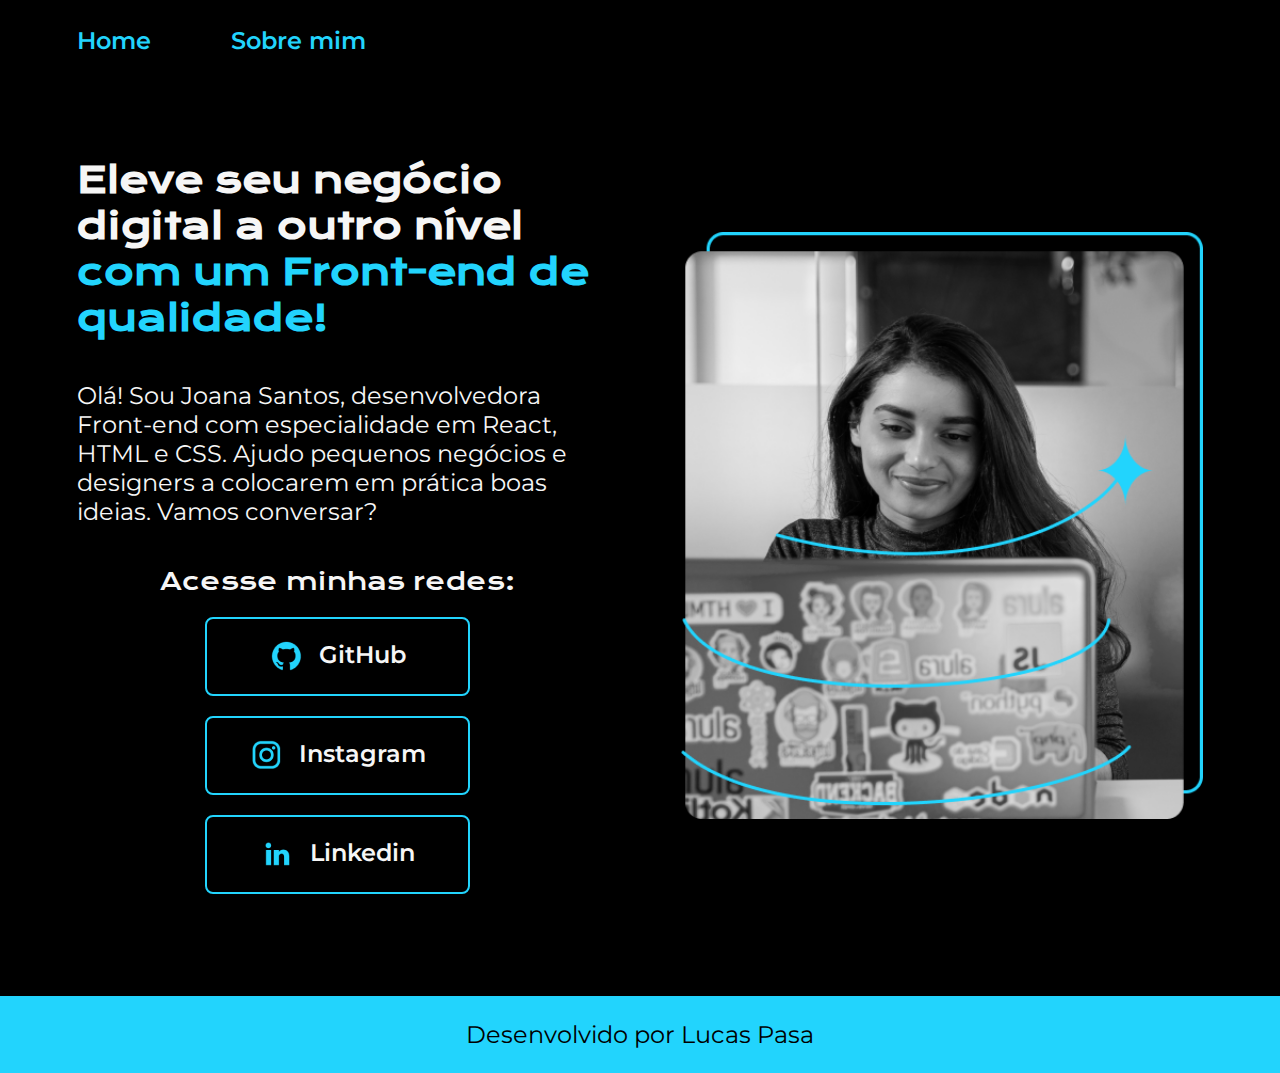
<file: index.html>
<!DOCTYPE html>
<html lang="pt-br">

<head>
    <meta charset="UTF-8">
    <meta http-equiv="X-UA-Compatible" content="IE=edge">
    <meta name="viewport" content="width=device-width, initial-scale=1.0">
    <title>Portifolio</title>
    <link rel="stylesheet" href="./style/style.css">
</head>

<body>
    <header class="cabecalho">
        <nav class="cabecalho__menu">
            <a class="cabecalho__menu__link" href="index.html">Home</a>
            <a class="cabecalho__menu__link" href="about.html">Sobre mim</a>
        </nav>
    </header>
    <main class="apresentacao">
        <section class="apresentacao__conteudo">
            <h1 class="apresentacao__conteudo__titulo">Eleve seu negócio digital a outro nível<strong 
            class="titulo-destaque"> com um Front-end de qualidade!
            </strong></h1>
            <p class="apresentacao__conteudo__texto">Olá! Sou Joana Santos, desenvolvedora
            Front-end com especialidade em React, HTML e
            CSS. Ajudo pequenos negócios e designers a
            colocarem em prática boas ideias. Vamos
            conversar?</p>
            <div class="apresentacao__links">
                <h2 class="texto_antes_do_botao">Acesse minhas redes:</h2>
                <a class="apresentacao__links__link" href="https://github.com/lucas2907">
                    <img src="assets/github.png">
                    GitHub
                </a>
                <a class="apresentacao__links__link" href="https://instagram.com/lucas_garcia.29">
                    <img src="assets/instagram.png">
                    Instagram
                </a>
                <a class="apresentacao__links__link" href="https://linkedin.com/in/lucas-pasa">
                    <img src="assets/linkedin.png">
                   Linkedin
                </a>
            </div>
        </section>
        <img class="imagem__mulher" src="/assets/Imagem.png" alt="Foto da Joana Santos programando">
    </main>
    <footer class="rodape">
        <p>Desenvolvido por Lucas Pasa</p>
    </footer>
</body>

</html>
</file>
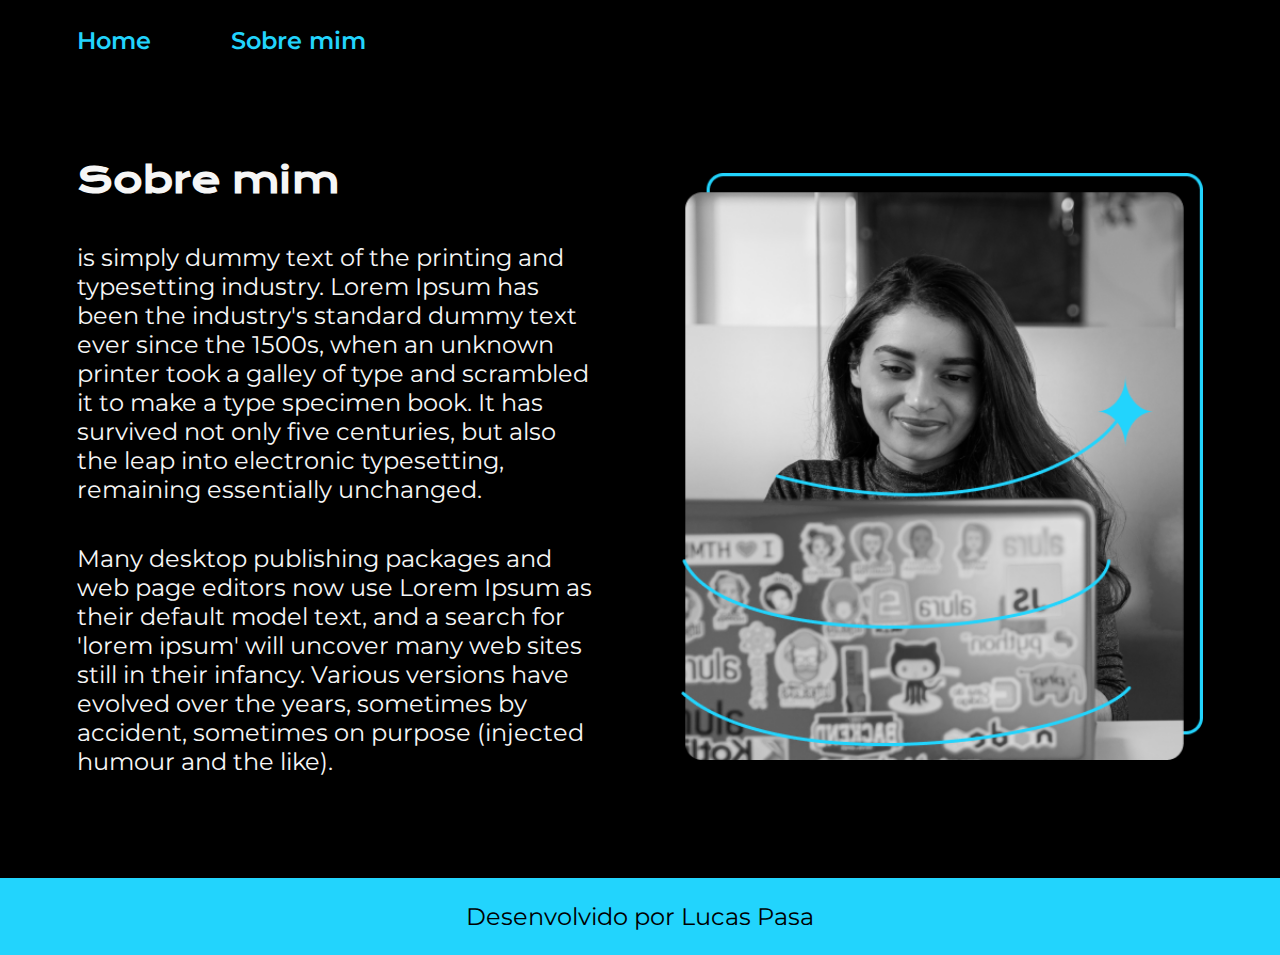
<file: about.html>
<!DOCTYPE html>
<html lang="pt-br">
<head>
    <meta charset="UTF-8">
    <meta http-equiv="X-UA-Compatible" content="IE=edge">
    <meta name="viewport" content="width=device-width, initial-scale=1.0">
    <title>Sobre mim</title>
    <link rel="stylesheet" href="./style/style.css">
</head>
<body>
    <header class="cabecalho">
        <nav class="cabecalho__menu">
            <a class="cabecalho__menu__link" href="index.html">Home</a>
            <a class="cabecalho__menu__link" href="about.html">Sobre mim</a>
        </nav>
    </header>
    <main class="apresentacao">
        <section class="apresentacao__conteudo">
            <h1 class="apresentacao__conteudo__titulo">Sobre mim</h1>
            <p class="apresentacao__conteudo__texto"> is simply dummy text of the printing and typesetting industry. Lorem Ipsum has been the industry's standard dummy text ever since the 1500s, when an unknown printer took a galley of type and scrambled it to make a type specimen book. It has survived not only five centuries, but also the leap into electronic typesetting, remaining essentially unchanged.</p>
            <p class="apresentacao__conteudo__texto">Many desktop publishing packages and web page editors now use Lorem Ipsum as their default model text, and a search for 'lorem ipsum' will uncover many web sites still in their infancy. Various versions have evolved over the years, sometimes by accident, sometimes on purpose (injected humour and the like).</p>
        </section>
        <img class="imagem__mulher" src="/assets/Imagem.png" alt="Foto da Joana Santos programando">
    </main>
    <footer class="rodape">
        <p>Desenvolvido por Lucas Pasa</p>
    </footer>
</body>
</html>
</file>
<file: style/style.css>
@import url('https://fonts.googleapis.com/css2?family=Krona+One&family=Montserrat&display=swap');

 
*{
    margin: 0;
    padding: 0;
}

:root{
    --cor-principal: #000000; 
    --cor-secundaria: #f6f6f6;
    --cor-terciaria: #22D4FD;
    --cor-hover: #181818;

    --fonte-primaria: 'Krona One', sans-serif;
    --fonte-secundaria: 'Montserrat', sans-serif;
}

body{
    box-sizing: border-box;
    background-color: var(--cor-principal);
    color: var(--cor-secundaria);

}

.cabecalho{
    padding: 2% 0 0 6%;
}

.cabecalho__menu{
    display: flex;
    gap: 80px;
}

.cabecalho__menu__link{
    font-family: var(--fonte-secundaria);
    font-size: 1.5rem;
    font-weight: 600;
    color: var(--cor-terciaria);
    text-decoration: none;
}

.apresentacao{
    padding: 8% 6%;
    display: flex;
    align-items: center;
    justify-content: space-between;
    gap: 82px
}
.apresentacao__conteudo{
    font-size: 2.12rem;
    width: 50%;
    display: flex;
    flex-direction: column;
    gap: 40px;
}

.apresentacao__conteudo__titulo{
    font-size: 2.25rem;
    font-family: var(--fonte-primaria);
}

.titulo-destaque{
    color: var(--cor-terciaria);
}

.apresentacao__conteudo__texto{
    font-size: 1.5rem;
    font-family: var(--fonte-secundaria);
}

.apresentacao__links{
    display: flex;
    justify-content: space-between;
    flex-direction:column;
    align-items: center;
    gap: 20px;
}

.texto_antes_do_botao{
    font-family:var(--fonte-primaria);
    font-weight: 400;
    font-size: 1.5rem;
}

.apresentacao__links__link{
    display: flex;
    justify-content: center;
    gap: 16px;
    width: 50%;
    text-align: center;
    border-radius: 8px;
    font-size: 1.5rem;
    font-weight: 600;
    padding: 21.5px 0;
    text-decoration: none;
    color: var(--cor-secundaria);
    border: 2px solid var(--cor-terciaria);
    font-family: var(--fonte-secundaria);
}

.apresentacao__links__link:hover{
    background-color: var(--cor-hover);
    font-size: 1.62rem;
}

.imagem__mulher{
    width: 50%;

}

.rodape {
    color: var(--cor-principal);
    background-color: var(--cor-terciaria);
    font-size: 1.5rem;
    font-family: var(--fonte-secundaria);
    font-weight: 400;
    text-align: center;
    padding: 24px;  
}

@media(max-width: 1200px){
    .cabecalho{
        padding: 10%;
    }

    .cabecalho__menu{
        justify-content: center;
    }
    
    .apresentacao {
        flex-direction: column-reverse;
        padding: 5%;
    }

    .apresentacao__conteudo{
        width: auto;
    }
}
</file>
